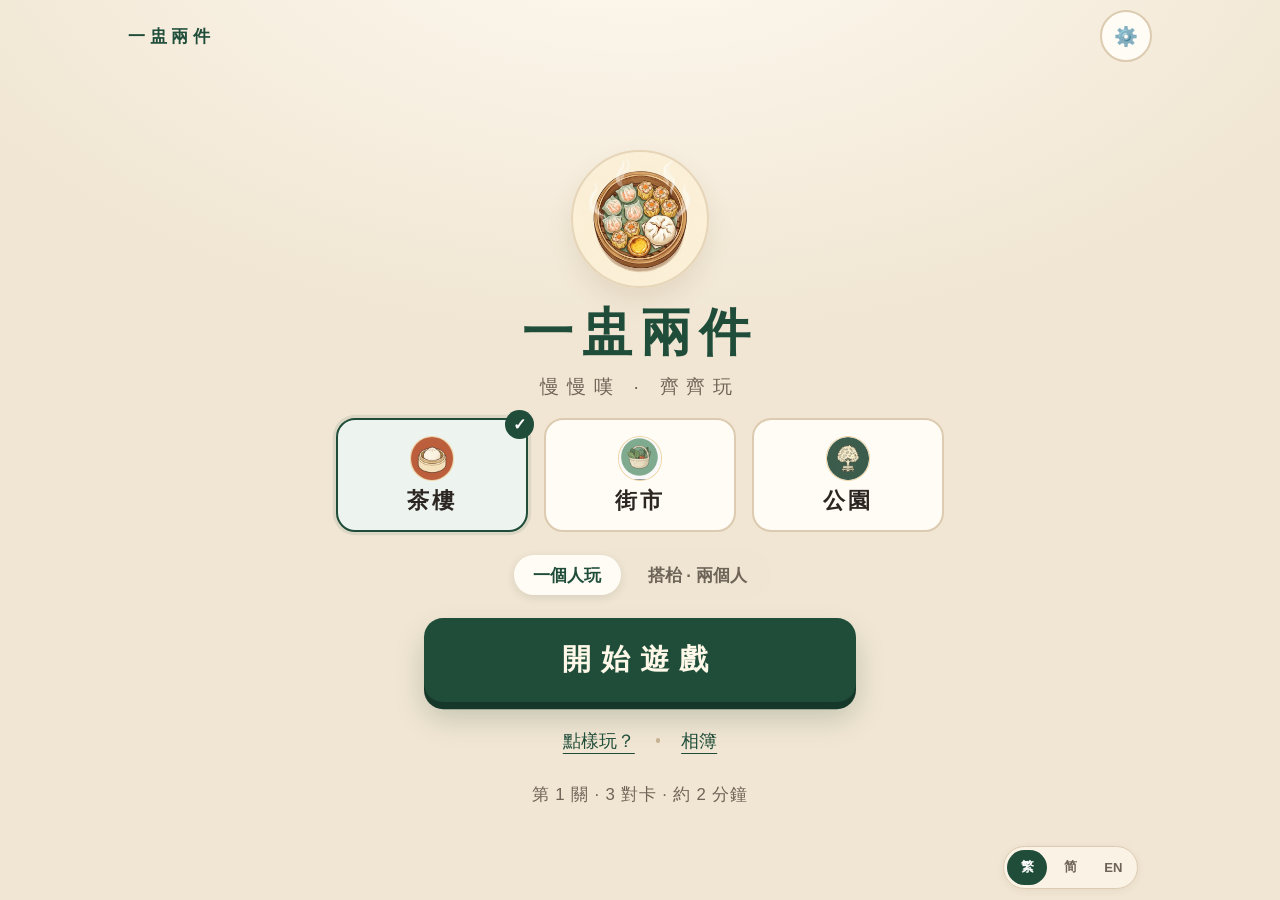
<file: game/index.html>
<!DOCTYPE html>
<html lang="zh-Hant">
<head>
<meta charset="utf-8">
<meta name="viewport" content="width=device-width, initial-scale=1">
<meta name="description" content="一盅兩件 — 為長者而設的卡牌配對遊戲，離線可玩。">
<title>一盅兩件 · 長者卡牌配對</title>
<link rel="stylesheet" href="css/style.css">
</head>
<body>
<div class="stage">

  <header class="topbar">
    <button class="brand" id="brandBtn" type="button" aria-label="返回主頁" data-i18n-aria="backHomeAria" data-i18n="brand">一盅兩件</button>
    <div class="top-center" id="topCenter"></div>
    <div class="top-actions">
      <div class="total-clock" id="totalClockWrap" hidden aria-label="總時間 00:00">
        <span class="tc-icon" aria-hidden="true">⏱</span>
        <span class="tc-label" data-i18n="totalTime">總時間</span>
        <b id="totalClock">00:00</b>
      </div>
      <button class="round" id="settingsBtn" type="button" aria-label="設定" data-i18n-aria="settingsAria">⚙️</button>
    </div>
  </header>

  <main id="main">

    <!-- ============ 首頁 ============ -->
    <section class="screen active" id="screen-home">
      <div class="home">
        <div class="hero">
          <div class="basket" aria-hidden="true">🥟</div>
          <h1 data-i18n="brand">一盅兩件</h1>
          <p class="tagline" data-i18n="tagline">慢慢嘆 · 齊齊玩</p>
        </div>

        <div class="themes" id="themeRow" role="group" aria-label="選擇主題" data-i18n-aria="chooseThemeAria"></div>

        <div class="mode-row" role="group" aria-label="遊玩模式" data-i18n-aria="modeAria">
          <button class="mode active" type="button" data-mode="solo" aria-pressed="true" data-i18n="solo">一個人玩</button>
          <button class="mode" type="button" data-mode="duo" aria-pressed="false" data-i18n="duo">搭枱 · 兩個人</button>
        </div>

        <button class="primary" id="startBtn" type="button" data-i18n="start">開始遊戲</button>

        <div class="sub-actions">
          <button class="ghost" id="howBtn" type="button" data-i18n="how">點樣玩？</button>
          <span class="dot" aria-hidden="true"></span>
          <button class="ghost" id="albumBtn" type="button" data-i18n="album">相簿</button>
          <span class="dot" id="continueDot" aria-hidden="true"></span>
          <button class="ghost" id="continueBtn" type="button" hidden data-i18n="continue">繼續上次</button>
        </div>

        <p class="home-foot" id="homeFoot">第 1 關 · 3 對卡 · 約 2 分鐘</p>
      </div>

      <div class="lang-switch" id="langSwitch" role="group" aria-label="語言" data-i18n-aria="langAria">
        <button type="button" data-lang="zh-Hant" data-i18n="langTC">繁</button>
        <button type="button" data-lang="zh-Hans" data-i18n="langSC">简</button>
        <button type="button" data-lang="en" data-i18n="langEN">EN</button>
      </div>
    </section>

    <!-- ============ 遊戲 ============ -->
    <section class="screen" id="screen-game">
      <div class="game">
        <div class="board" id="board" aria-label="卡牌配對區" data-i18n-aria="boardAria" tabindex="-1"></div>

        <div class="coach" id="coach">
          <span class="coach-avatar" aria-hidden="true">🧑‍🍳</span>
          <p id="coachText"><b>茶博士：</b>慢慢嚟，先睇下邊兩張有關係。</p>
        </div>

        <div class="actionbar">
          <button id="hintBtn" type="button">💡 <span data-i18n="hintBtn">提示</span></button>
          <button id="pauseBtn" type="button">⏸ <span data-i18n="pauseBtn">暫停</span></button>
          <button id="soundBtn" type="button">🔊 <span data-i18n="soundOn">聲音</span></button>
        </div>
      </div>
    </section>

    <!-- ============ 完成 ============ -->
    <section class="screen" id="screen-result">
      <div class="result">
        <p class="kicker" id="resKicker">第 1 關完成</p>
        <h2 class="result-title" id="resTitle">點心紙滿咗！</h2>

        <div class="paper">
          <div class="paper-head" id="paperHead">點心紙 · 第 1 關</div>
          <div class="paper-grid" id="paperGrid"></div>
          <div class="paper-foot" id="paperFoot">3 / 3 蓋印</div>
        </div>

        <div class="stars" id="stars" aria-label="三星">★★★</div>

        <div class="stats">
          <div class="stat"><span data-i18n="statTime">完成時間</span><b id="statTime">2:10</b></div>
          <div class="stat"><span data-i18n="statPairs">配對</span><b id="statPairs">3 / 3</b></div>
          <div class="stat"><span data-i18n="statHints">提示</span><b id="statHints">0 次</b></div>
        </div>

        <p class="total-line"><span data-i18n="totalTime">總時間</span> <b id="resultTotal">00:00</b></p>

        <blockquote class="memory" id="memoryQuote">「以前點心車推到枱邊，蒸籠一開，成枱都係煙。」</blockquote>

        <button class="primary" id="nextBtn" type="button" data-i18n="next">下一關</button>
        <div class="sub-actions">
          <button class="ghost" id="replayBtn" type="button" data-i18n="replay">再玩一次</button>
          <span class="dot" aria-hidden="true"></span>
          <button class="ghost" id="homeBtn2" type="button" data-i18n="home">返首頁</button>
        </div>
      </div>
    </section>

    <!-- ============ 相簿 ============ -->
    <section class="screen" id="screen-album">
      <div class="album">
        <h2 class="album-title" data-i18n="albumTitle">回憶相簿</h2>
        <p class="album-sub" id="albumSub">已收集 0 張</p>
        <div class="album-grid" id="albumGrid"></div>
        <button class="primary" id="albumBack" type="button" data-i18n="home">返首頁</button>
      </div>
    </section>

    <!-- ============ 全部完成 ============ -->
    <section class="screen" id="screen-final">
      <div class="final">
        <div class="basket small" aria-hidden="true">🏮</div>
        <h2 class="result-title" data-i18n="finalTitle">五關完成</h2>
        <p class="final-text"><span data-i18n="finalTextPrefix">你集齊咗</span> <b id="finalCount">0</b> <span data-i18n="finalTextSuffix">張回憶卡。</span></p>
        <p class="final-time"><span data-i18n="totalTime">總時間</span> <b id="finalTimeValue">00:00</b></p>
        <div class="stars" id="finalStars" aria-label="總星數">★★★</div>
        <button class="primary" id="finalAlbum" type="button" data-i18n="finalAlbum">睇相簿</button>
        <div class="sub-actions">
          <button class="ghost" id="finalAgain" type="button" data-i18n="replay">再玩一次</button>
          <span class="dot" aria-hidden="true"></span>
          <button class="ghost" id="finalHome" type="button" data-i18n="home">返首頁</button>
        </div>
      </div>
    </section>

  </main>
</div>

<!-- ============ 設定 ============ -->
<div class="modal" id="modal-settings" hidden>
  <div class="modal-card" role="dialog" aria-modal="true" aria-labelledby="settingsTitle">
    <h2 id="settingsTitle" data-i18n="settingsTitle">設定</h2>
    <div class="setting">
      <span data-i18n="fontSize">字級</span>
      <div class="seg" id="setScale">
        <button type="button" data-v="1" data-i18n="standard">標準</button>
        <button type="button" data-v="1.1" data-i18n="large">大</button>
        <button type="button" data-v="1.25" data-i18n="xlarge">特大</button>
      </div>
    </div>
    <div class="setting">
      <span data-i18n="contrast">高對比</span>
      <button class="switch" type="button" id="setContrast" aria-pressed="false">關</button>
    </div>
    <div class="setting">
      <span data-i18n="reduceMotion">減少動態</span>
      <button class="switch" type="button" id="setReduce" aria-pressed="false">關</button>
    </div>
    <div class="setting">
      <span data-i18n="voice">語音旁白</span>
      <button class="switch" type="button" id="setVoice" aria-pressed="true">開</button>
    </div>
    <div class="setting">
      <span data-i18n="sound">音效</span>
      <button class="switch" type="button" id="setSound" aria-pressed="true">開</button>
    </div>
    <div class="setting">
      <span data-i18n="showTimer">顯示計時</span>
      <button class="switch" type="button" id="setTimer" aria-pressed="false">關</button>
    </div>
    <div class="setting">
      <span data-i18n="volume">音量</span>
      <input type="range" id="setVolume" min="0" max="100" step="10" value="60" aria-label="音量" data-i18n-aria="volume">
    </div>
    <button class="primary small" id="settingsClose" type="button" data-autofocus data-i18n="settingsDone">完成</button>
  </div>
</div>

<!-- ============ 教學 ============ -->
<div class="modal" id="modal-tutorial" hidden>
  <div class="modal-card" role="dialog" aria-modal="true" aria-labelledby="tutTitle">
    <h2 id="tutTitle" data-i18n="tutTitle">點樣玩？</h2>
    <div class="tut-step" data-step="1">
      <div class="tut-icon" aria-hidden="true">👆</div>
      <h3 data-i18n="tut1Title">點兩張卡</h3>
      <p data-i18n="tut1Text">每次翻開兩張，配成一對。</p>
    </div>
    <div class="tut-step" data-step="2" hidden>
      <div class="tut-icon" aria-hidden="true">🔴</div>
      <h3 data-i18n="tut2Title">點心紙蓋印</h3>
      <p data-i18n="tut2Text">配對成功，點心紙會蓋一個印，仲會送你一句回憶。</p>
    </div>
    <div class="tut-step" data-step="3" hidden>
      <div class="tut-icon" aria-hidden="true">💡</div>
      <h3 data-i18n="tut3Title">唔識就撳提示</h3>
      <p data-i18n="tut3Text">茶博士會幫你望下，唔扣分、唔會輸。</p>
    </div>
    <div class="tut-nav">
      <button class="ghost" id="tutPrev" type="button" data-i18n="tutPrev">上一步</button>
      <span class="tut-dots" id="tutDots" aria-hidden="true">● ○ ○</span>
      <button class="primary small" id="tutNext" type="button" data-i18n="tutNext">下一步</button>
    </div>
  </div>
</div>

<!-- ============ 開始前快速設定 ============ -->
<div class="modal" id="modal-quick" hidden>
  <div class="modal-card quick-card" role="dialog" aria-modal="true" aria-labelledby="quickTitle">
    <p class="quick-kicker" data-i18n="quickKicker">開始之前</p>
    <h2 id="quickTitle" data-i18n="quickTitle">揀個睇得舒服嘅字大細</h2>
    <p class="quick-sub" data-i18n="quickSub">設定會記住，之後可喺右上角再改。</p>

    <div class="quick-label" data-i18n="quickFontLabel">字大細</div>
    <div class="font-options" id="fontOptions" role="group" aria-label="字級" data-i18n-aria="quickFontLabel">
      <button type="button" class="font-opt" data-scale="1" aria-pressed="true">
        <span class="fo-a" style="font-size:1.25rem">A</span>
        <span class="fo-name" data-i18n="standard">標準</span>
      </button>
      <button type="button" class="font-opt" data-scale="1.1" aria-pressed="false">
        <span class="fo-a" style="font-size:1.65rem">A</span>
        <span class="fo-name" data-i18n="large">大</span>
      </button>
      <button type="button" class="font-opt" data-scale="1.25" aria-pressed="false">
        <span class="fo-a" style="font-size:2.1rem">A</span>
        <span class="fo-name" data-i18n="xlarge">特大</span>
      </button>
    </div>

    <div class="quick-row">
      <div class="quick-row-text">
        <span data-i18n="quickContrast">高對比</span>
        <small data-i18n="quickContrastDesc">黑白分明，睇得更清楚</small>
      </div>
      <button class="switch big" type="button" id="quickContrast" aria-pressed="false">關</button>
    </div>

    <button class="primary" id="quickStart" type="button" data-autofocus data-i18n="quickStart">開始玩</button>
    <button class="ghost quick-back" id="quickBack" type="button" data-i18n="quickBack">返首頁</button>
  </div>
</div>

<!-- ============ 暫停 ============ -->
<div class="modal" id="modal-pause" hidden>
  <div class="modal-card" role="dialog" aria-modal="true" aria-labelledby="pauseTitle">
    <h2 id="pauseTitle" data-i18n="pauseTitle">唞一唞</h2>
    <p class="pause-text" data-i18n="pauseText">慢慢嚟，唔急。</p>
    <button class="primary small" id="pauseResume" type="button" data-i18n="pauseResume">繼續玩</button>
    <button class="secondary" id="pauseRestart" type="button" data-i18n="pauseRestart">重玩本關</button>
    <button class="secondary" id="pauseHome" type="button" data-i18n="pauseHome">返首頁</button>
  </div>
</div>

<p class="sr-only" id="live" aria-live="polite"></p>

<script src="js/data.js"></script>
<script src="js/art.js"></script>
<script src="js/art-available.js"></script>
<script src="js/i18n.js"></script>
<script src="js/i18n-hans.js"></script>
<script src="js/app.js"></script>
</body>
</html>
</file>
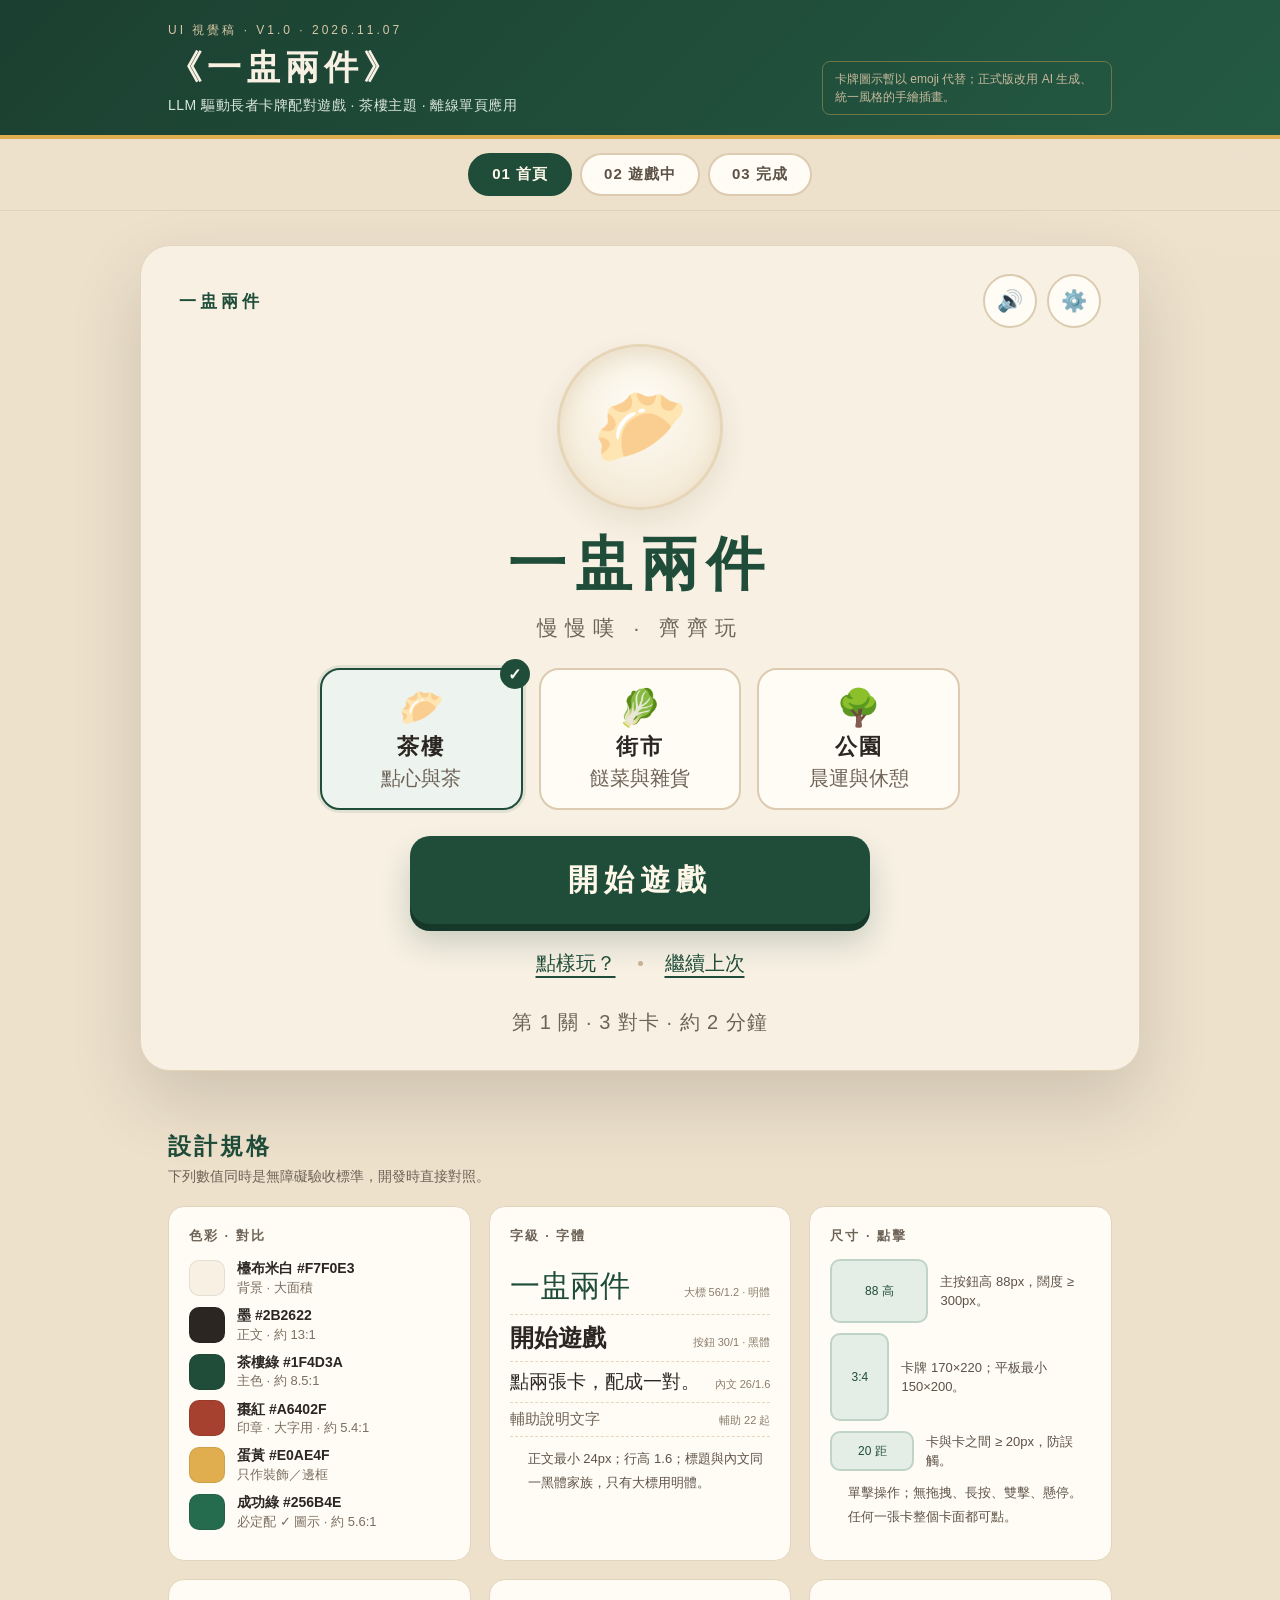
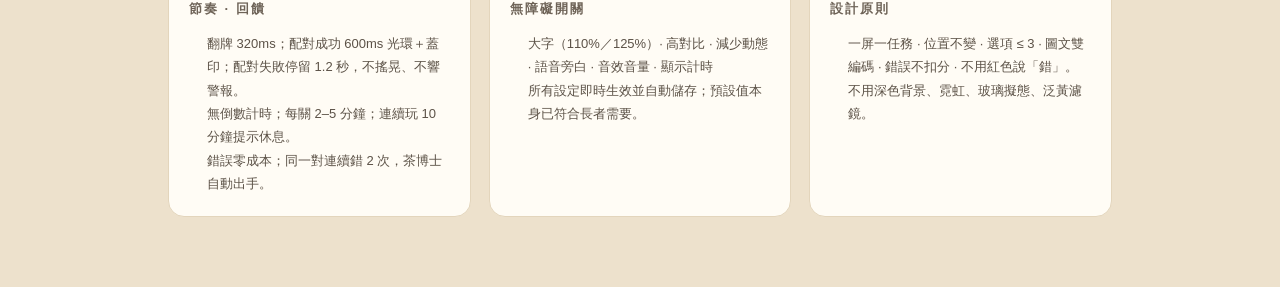
<file: ui-mockup.html>
<!DOCTYPE html>
<html lang="zh-Hant">
<head>
<meta charset="utf-8" />
<meta name="viewport" content="width=device-width, initial-scale=1" />
<title>《一盅兩件》· UI 視覺稿</title>
<style>
  :root{
    --paper:#F7F0E3;
    --paper-2:#EFE3CF;
    --card:#FFFCF5;
    --ink:#2B2622;
    --muted:#6E6357;
    --green:#1F4D3A;
    --green-deep:#16382B;
    --green-soft:#E4EDE6;
    --red:#A6402F;
    --gold:#E0AE4F;
    --line:#DCCBB0;
    --ok:#256B4E;
  }
  *{box-sizing:border-box;}
  html,body{margin:0;}
  body{
    font-family:"Microsoft JhengHei","PingFang HK","Noto Sans TC","Segoe UI",sans-serif;
    color:var(--ink);
    background:
      radial-gradient(1200px 600px at 10% -10%, #FBF5E9 0%, rgba(251,245,233,0) 60%),
      radial-gradient(900px 500px at 100% 0%, #F3E7D2 0%, rgba(243,231,210,0) 55%),
      #EDE1CC;
    -webkit-font-smoothing:antialiased;
  }

  /* ---------- 文件外框 ---------- */
  .spec{background:linear-gradient(135deg,#1B3F30,#245A44);color:#F7F0E3;padding:22px 0 20px;border-bottom:4px solid var(--gold);}
  .spec-inner{max-width:1000px;margin:0 auto;padding:0 28px;display:flex;justify-content:space-between;gap:24px;align-items:flex-end;flex-wrap:wrap;}
  .kicker{margin:0 0 6px;font-size:12px;letter-spacing:3px;color:#D9C8A6;text-transform:uppercase;}
  .spec h1{margin:0;font-size:34px;letter-spacing:5px;font-weight:700;}
  .spec .sub{margin:6px 0 0;font-size:14px;color:#DCE8DF;letter-spacing:.5px;}
  .spec-note{font-size:12px;color:#C9B99C;border:1px solid rgba(224,174,79,.4);padding:8px 12px;border-radius:8px;max-width:290px;line-height:1.5;}

  .tabs{position:sticky;top:0;z-index:20;display:flex;justify-content:center;gap:8px;padding:14px;background:rgba(237,225,204,.92);backdrop-filter:blur(8px);border-bottom:1px solid rgba(220,203,176,.7);}
  .tab{border:2px solid var(--line);background:#FFFCF5;color:#5C5247;font:inherit;font-size:15px;font-weight:700;padding:10px 22px;border-radius:999px;cursor:pointer;letter-spacing:1px;}
  .tab.active{background:var(--green);color:#FFF8E8;border-color:var(--green);}

  main{padding:34px 20px 10px;}
  .screen{display:none;}
  .screen.active{display:block;}
  .app{
    max-width:1000px;margin:0 auto;background:var(--paper);
    border:1px solid #E4D6BE;border-radius:30px;
    box-shadow:0 30px 70px rgba(43,38,34,.16);
    padding:28px 38px 34px;min-height:700px;position:relative;overflow:hidden;
  }

  /* ---------- 首頁 ---------- */
  .app-top{display:flex;justify-content:space-between;align-items:center;}
  .mini-brand{font-size:17px;font-weight:700;letter-spacing:4px;color:var(--green);}
  .top-actions{display:flex;gap:10px;}
  .round{width:54px;height:54px;border-radius:50%;border:2px solid var(--line);background:#FFFCF5;font-size:21px;cursor:pointer;display:grid;place-items:center;}
  .round:active{background:#F3E9D6;}

  .hero{text-align:center;margin:16px 0 26px;}
  .basket{
    width:166px;height:166px;margin:0 auto 16px;border-radius:50%;
    background:radial-gradient(circle at 50% 38%,#FFFDF7,#F0E3CB);
    border:3px solid #E6D5B7;display:grid;place-items:center;font-size:76px;
    box-shadow:inset 0 8px 20px rgba(180,150,100,.18),0 12px 26px rgba(120,95,60,.12);
  }
  .hero h2{margin:0;font-family:"DFKai-SB","BiauKai","Noto Serif TC",serif;font-size:58px;letter-spacing:8px;color:var(--green);font-weight:700;}
  .tagline{margin:10px 0 0;font-size:21px;letter-spacing:7px;color:var(--muted);}

  .themes{display:grid;grid-template-columns:repeat(3,1fr);gap:16px;max-width:640px;margin:0 auto;}
  .theme{position:relative;border:2px solid var(--line);background:#FFFCF5;border-radius:20px;padding:16px 10px;display:flex;flex-direction:column;align-items:center;gap:3px;cursor:pointer;font:inherit;color:var(--ink);}
  .theme .t-emoji{font-size:36px;line-height:1.2;}
  .theme b{font-size:22px;letter-spacing:2px;}
  .theme small{font-size:20px;color:var(--muted);}
  .theme.active{border-color:var(--green);background:#EDF3EE;box-shadow:0 0 0 3px rgba(31,77,58,.10);}
  .theme.active::after{content:"✓";position:absolute;top:-11px;right:-9px;width:30px;height:30px;border-radius:50%;background:var(--green);color:#fff;display:grid;place-items:center;font-size:16px;font-weight:700;}

  .primary{
    display:block;width:100%;max-width:460px;margin:26px auto 0;height:88px;border:none;border-radius:20px;
    background:var(--green);color:#FFF8E8;font:inherit;font-size:30px;font-weight:700;letter-spacing:6px;cursor:pointer;
    box-shadow:0 7px 0 var(--green-deep),0 18px 30px rgba(31,77,58,.22);
    transition:transform .12s,box-shadow .12s;
  }
  .primary:active{transform:translateY(5px);box-shadow:0 2px 0 var(--green-deep);}
  .sub-actions{display:flex;justify-content:center;align-items:center;gap:16px;margin-top:18px;}
  .ghost{border:none;background:none;font:inherit;font-size:20px;color:var(--green);text-decoration:underline;text-underline-offset:6px;cursor:pointer;padding:8px 6px;}
  .dot{width:5px;height:5px;border-radius:50%;background:#C6B292;}
  .home-foot{text-align:center;color:var(--muted);font-size:20px;margin:24px 0 0;letter-spacing:1px;}

  /* ---------- 遊戲 ---------- */
  .game-top{display:flex;align-items:center;justify-content:space-between;gap:14px;margin-bottom:20px;}
  .chip{background:var(--green-soft);color:var(--green);font-weight:700;font-size:20px;padding:10px 18px;border-radius:999px;letter-spacing:1px;}
  .ticket{display:flex;gap:10px;background:#FFFCF5;border:2px dashed #D8C3A2;padding:8px 14px;border-radius:14px;}
  .stamp{width:40px;height:40px;border-radius:50%;display:grid;place-items:center;font-size:16px;font-weight:700;border:2px dashed #D3BE9C;color:#C9B392;}
  .stamp.on{background:var(--red);border:2px solid #8C3323;color:#FFF1DD;transform:rotate(-7deg);box-shadow:0 2px 0 rgba(0,0,0,.12);animation:stampIn .35s ease-out;}
  @keyframes stampIn{0%{transform:rotate(-7deg) scale(1.5);opacity:.2}100%{transform:rotate(-7deg) scale(1);opacity:1}}

  .board{display:grid;grid-template-columns:repeat(4,minmax(0,1fr));gap:20px;max-width:660px;margin:0 auto;}
  .card{position:relative;aspect-ratio:3/4;border:none;background:none;padding:0;cursor:pointer;perspective:1100px;font:inherit;color:inherit;}
  .card-inner{position:absolute;inset:0;transform-style:preserve-3d;transition:transform .32s cubic-bezier(.2,.7,.3,1);}
  .card.flipped .card-inner{transform:rotateY(180deg);}
  .face{position:absolute;inset:0;border-radius:18px;backface-visibility:hidden;-webkit-backface-visibility:hidden;display:flex;flex-direction:column;align-items:center;justify-content:center;gap:6px;overflow:hidden;}
  .face.back{background:repeating-linear-gradient(45deg,#245A44 0 12px,#20503C 12px 24px);border:3px solid #17362A;color:var(--gold);}
  .face.back .kanji{font-family:"DFKai-SB","BiauKai",serif;font-size:46px;line-height:1;}
  .face.front{background:#FFFCF5;border:3px solid var(--line);transform:rotateY(180deg);}
  .face.front .icon{font-size:54px;line-height:1;}
  .face.front .name{font-size:22px;font-weight:700;letter-spacing:2px;}
  .card.matched{opacity:.72;}
  .card.matched .face.front{border-color:var(--gold);box-shadow:inset 0 0 0 4px rgba(224,174,79,.35);}
  .card.matched .face.front::after{content:"✓";position:absolute;top:8px;right:10px;width:28px;height:28px;border-radius:50%;background:var(--ok);color:#fff;font-size:15px;display:grid;place-items:center;}

  .coach{display:flex;align-items:center;gap:14px;max-width:660px;margin:18px auto 0;background:#FFFCF5;border-left:6px solid var(--gold);border-radius:14px;padding:12px 16px;}
  .coach-avatar{width:46px;height:46px;flex:0 0 46px;border-radius:50%;background:#F2E6D0;display:grid;place-items:center;font-size:23px;}
  .coach p{margin:0;font-size:20px;line-height:1.5;color:#4A4239;}
  .coach b{color:var(--green);}

  .actionbar{display:flex;gap:14px;max-width:660px;margin:20px auto 0;}
  .actionbar button{flex:1;height:84px;border-radius:18px;border:2px solid var(--line);background:#FFFCF5;font:inherit;font-size:21px;font-weight:700;color:var(--ink);cursor:pointer;display:flex;align-items:center;justify-content:center;gap:8px;}
  .actionbar button:active{background:#F3E9D6;}

  /* ---------- 完成 ---------- */
  .result{text-align:center;}
  .result .kicker{color:var(--muted);letter-spacing:4px;font-size:15px;margin:4px 0 4px;text-transform:none;}
  .result-title{font-family:"DFKai-SB","BiauKai",serif;font-size:44px;letter-spacing:6px;color:var(--green);margin:6px 0 20px;}
  .paper{max-width:520px;margin:0 auto;background:#FFFDF8;border:2px solid #E3D3B6;border-radius:16px;padding:18px 20px;box-shadow:0 12px 24px rgba(120,95,60,.10);position:relative;}
  .paper::before{content:"";position:absolute;inset:8px;border:2px dashed #E8D9BE;border-radius:10px;pointer-events:none;}
  .paper-head{font-size:20px;letter-spacing:3px;color:var(--muted);margin-bottom:12px;}
  .paper-grid{display:grid;grid-template-columns:repeat(4,1fr);gap:12px;}
  .slot{border:2px dashed #DCC9A8;border-radius:12px;padding:10px 6px;display:flex;flex-direction:column;align-items:center;gap:5px;}
  .seal{width:46px;height:46px;border-radius:50%;background:var(--red);color:#FFF1DD;display:grid;place-items:center;font-size:19px;font-weight:700;transform:rotate(-8deg);box-shadow:0 2px 0 rgba(0,0,0,.12);}
  .slot small{font-size:20px;color:#6E6357;}
  .paper-foot{margin-top:10px;font-size:20px;color:var(--muted);letter-spacing:2px;}
  .stars{font-size:42px;color:var(--gold);letter-spacing:10px;margin:16px 0 4px;text-shadow:0 2px 0 rgba(160,120,40,.18);}
  .stats{display:flex;justify-content:center;gap:34px;margin:10px 0 18px;}
  .stat{display:flex;flex-direction:column;gap:1px;}
  .stat span{font-size:20px;color:var(--muted);letter-spacing:1px;}
  .stat b{font-size:24px;}
  .memory{max-width:640px;margin:0 auto 20px;text-align:left;border-left:5px solid var(--gold);padding:4px 0 4px 16px;font-size:22px;line-height:1.7;color:#4A4239;}
  .result .primary{max-width:420px;height:80px;font-size:26px;}

  /* ---------- 設計規格 ---------- */
  .tokens{max-width:1000px;margin:50px auto 70px;padding:0 28px;}
  .tokens h2{font-size:23px;letter-spacing:3px;color:var(--green);margin:0 0 6px;}
  .tokens .lead{color:#6E6357;font-size:14px;margin:0 0 20px;}
  .token-grid{display:grid;grid-template-columns:repeat(auto-fit,minmax(280px,1fr));gap:18px;}
  .token-card{background:#FFFCF5;border:1px solid #E3D5BC;border-radius:16px;padding:20px;}
  .token-card h3{margin:0 0 14px;font-size:13px;letter-spacing:2px;color:var(--muted);}
  .sw{display:flex;align-items:center;gap:12px;margin:0 0 9px;}
  .sw i{width:36px;height:36px;border-radius:10px;border:1px solid rgba(0,0,0,.08);flex:0 0 36px;}
  .sw div{font-size:13px;line-height:1.4;}
  .sw b{display:block;font-size:14px;}
  .sw span{color:#7A6E60;}
  .type-row{display:flex;align-items:baseline;justify-content:space-between;gap:10px;border-bottom:1px dashed #E5D7BE;padding:7px 0;}
  .type-row:last-child{border-bottom:none;}
  .type-row small{color:#8A7C6B;font-size:11px;white-space:nowrap;}
  .measure{display:flex;align-items:center;gap:12px;margin-bottom:10px;}
  .measure .box{background:var(--green-soft);border:2px solid #BFD3C6;border-radius:10px;display:grid;place-items:center;font-size:12px;color:var(--green);}
  .measure p{margin:0;font-size:13px;line-height:1.5;color:#5C5247;}
  .rule-list{margin:0;padding-left:18px;font-size:13px;line-height:1.8;color:#5C5247;}

  @media (max-width:760px){
    .app{padding:22px 20px 26px;min-height:auto;border-radius:22px;}
    .hero h2{font-size:42px;letter-spacing:8px;}
    .basket{width:132px;height:132px;font-size:60px;}
    .themes{grid-template-columns:repeat(3,1fr);gap:10px;}
    .theme small{display:none;}
    .board{grid-template-columns:repeat(2,1fr);max-width:420px;}
    .game-top{flex-wrap:wrap;}
    .actionbar button{font-size:18px;height:76px;}
    .stats{gap:20px;}
  }
  @media (prefers-reduced-motion: reduce){
    *{animation:none!important;transition:none!important;}
  }
</style>
</head>
<body>

<header class="spec">
  <div class="spec-inner">
    <div>
      <p class="kicker">UI 視覺稿 · v1.0 · 2026.11.07</p>
      <h1>《一盅兩件》</h1>
      <p class="sub">LLM 驅動長者卡牌配對遊戲 · 茶樓主題 · 離線單頁應用</p>
    </div>
    <div class="spec-note">卡牌圖示暫以 emoji 代替；正式版改用 AI 生成、統一風格的手繪插畫。</div>
  </div>
</header>

<nav class="tabs" aria-label="畫面切換">
  <button class="tab active" data-screen="home">01 首頁</button>
  <button class="tab" data-screen="game">02 遊戲中</button>
  <button class="tab" data-screen="result">03 完成</button>
</nav>

<main>
  <!-- ================= 首頁 ================= -->
  <section class="screen active" id="home">
    <div class="app">
      <div class="app-top">
        <div class="mini-brand">一盅兩件</div>
        <div class="top-actions">
          <button class="round" aria-label="聲音開關">🔊</button>
          <button class="round" aria-label="設定">⚙️</button>
        </div>
      </div>

      <div class="hero">
        <div class="basket" aria-hidden="true">🥟</div>
        <h2>一盅兩件</h2>
        <p class="tagline">慢慢嘆 · 齊齊玩</p>
      </div>

      <div class="themes" role="group" aria-label="選擇主題">
        <button class="theme active"><span class="t-emoji">🥟</span><b>茶樓</b><small>點心與茶</small></button>
        <button class="theme"><span class="t-emoji">🥬</span><b>街市</b><small>餸菜與雜貨</small></button>
        <button class="theme"><span class="t-emoji">🌳</span><b>公園</b><small>晨運與休憩</small></button>
      </div>

      <button class="primary">開始遊戲</button>

      <div class="sub-actions">
        <button class="ghost">點樣玩？</button>
        <span class="dot" aria-hidden="true"></span>
        <button class="ghost">繼續上次</button>
      </div>

      <p class="home-foot">第 1 關 · 3 對卡 · 約 2 分鐘</p>
    </div>
  </section>

  <!-- ================= 遊戲 ================= -->
  <section class="screen" id="game">
    <div class="app">
      <div class="game-top">
        <div class="chip">第 2 關 · 同類配對</div>
        <div class="ticket" aria-label="點心紙進度" id="ticket">
          <span class="stamp on">蝦</span>
          <span class="stamp">燒</span>
          <span class="stamp">包</span>
          <span class="stamp">撻</span>
        </div>
        <button class="round" aria-label="暫停">⏸</button>
      </div>

      <div class="board" id="board"></div>

      <div class="coach">
        <span class="coach-avatar" aria-hidden="true">🧑‍🍳</span>
        <p><b>茶博士：</b>慢慢嚟，先睇下邊兩張有關係。</p>
      </div>

      <div class="actionbar">
        <button>💡 提示</button>
        <button>⏸ 暫停</button>
        <button>🔊 聲音</button>
      </div>
    </div>
  </section>

  <!-- ================= 完成 ================= -->
  <section class="screen" id="result">
    <div class="app result">
      <p class="kicker">第 2 關完成</p>
      <h2 class="result-title">點心紙滿咗！</h2>

      <div class="paper">
        <div class="paper-head">點心紙 · 第 2 關</div>
        <div class="paper-grid">
          <div class="slot"><span class="seal">蝦</span><small>蝦餃</small></div>
          <div class="slot"><span class="seal">燒</span><small>燒賣</small></div>
          <div class="slot"><span class="seal">包</span><small>叉燒包</small></div>
          <div class="slot"><span class="seal">撻</span><small>蛋撻</small></div>
        </div>
        <div class="paper-foot">4 / 4 蓋印</div>
      </div>

      <div class="stars" aria-label="三星">★★★</div>

      <div class="stats">
        <div class="stat"><span>完成時間</span><b>3:24</b></div>
        <div class="stat"><span>配對</span><b>4 / 4</b></div>
        <div class="stat"><span>提示</span><b>1 次</b></div>
      </div>

      <blockquote class="memory">「以前點心車推到枱邊，蒸籠一開，成枱都係煙。」</blockquote>

      <button class="primary">下一關</button>
      <div class="sub-actions">
        <button class="ghost">再玩一次</button>
        <span class="dot" aria-hidden="true"></span>
        <button class="ghost">返首頁</button>
      </div>
    </div>
  </section>
</main>

<!-- ================= 設計規格 ================= -->
<section class="tokens">
  <h2>設計規格</h2>
  <p class="lead">下列數值同時是無障礙驗收標準，開發時直接對照。</p>
  <div class="token-grid">

    <div class="token-card">
      <h3>色彩 · 對比</h3>
      <div class="sw"><i style="background:#F7F0E3"></i><div><b>檯布米白 #F7F0E3</b><span>背景 · 大面積</span></div></div>
      <div class="sw"><i style="background:#2B2622"></i><div><b>墨 #2B2622</b><span>正文 · 約 13:1</span></div></div>
      <div class="sw"><i style="background:#1F4D3A"></i><div><b>茶樓綠 #1F4D3A</b><span>主色 · 約 8.5:1</span></div></div>
      <div class="sw"><i style="background:#A6402F"></i><div><b>棗紅 #A6402F</b><span>印章 · 大字用 · 約 5.4:1</span></div></div>
      <div class="sw"><i style="background:#E0AE4F"></i><div><b>蛋黃 #E0AE4F</b><span>只作裝飾／邊框</span></div></div>
      <div class="sw"><i style="background:#256B4E"></i><div><b>成功綠 #256B4E</b><span>必定配 ✓ 圖示 · 約 5.6:1</span></div></div>
    </div>

    <div class="token-card">
      <h3>字級 · 字體</h3>
      <div class="type-row"><span style="font-family:'DFKai-SB',serif;font-size:30px;color:#1F4D3A">一盅兩件</span><small>大標 56/1.2 · 明體</small></div>
      <div class="type-row"><span style="font-size:24px;font-weight:700">開始遊戲</span><small>按鈕 30/1 · 黑體</small></div>
      <div class="type-row"><span style="font-size:19px">點兩張卡，配成一對。</span><small>內文 26/1.6</small></div>
      <div class="type-row"><span style="font-size:15px;color:#6E6357">輔助說明文字</span><small>輔助 22 起</small></div>
      <p class="rule-list" style="margin-top:10px">正文最小 24px；行高 1.6；標題與內文同一黑體家族，只有大標用明體。</p>
    </div>

    <div class="token-card">
      <h3>尺寸 · 點擊</h3>
      <div class="measure"><div class="box" style="width:120px;height:64px">88 高</div><p>主按鈕高 88px，闊度 ≥ 300px。</p></div>
      <div class="measure"><div class="box" style="width:66px;height:88px">3:4</div><p>卡牌 170×220；平板最小 150×200。</p></div>
      <div class="measure"><div class="box" style="width:88px;height:40px">20 距</div><p>卡與卡之間 ≥ 20px，防誤觸。</p></div>
      <p class="rule-list">單擊操作；無拖拽、長按、雙擊、懸停。任何一張卡整個卡面都可點。</p>
    </div>

    <div class="token-card">
      <h3>節奏 · 回饋</h3>
      <p class="rule-list">
        翻牌 320ms；配對成功 600ms 光環＋蓋印；配對失敗停留 1.2 秒，不搖晃、不響警報。<br>
        無倒數計時；每關 2–5 分鐘；連續玩 10 分鐘提示休息。<br>
        錯誤零成本；同一對連續錯 2 次，茶博士自動出手。
      </p>
    </div>

    <div class="token-card">
      <h3>無障礙開關</h3>
      <p class="rule-list">
        大字（110%／125%）· 高對比 · 減少動態 · 語音旁白 · 音效音量 · 顯示計時<br>
        所有設定即時生效並自動儲存；預設值本身已符合長者需要。
      </p>
    </div>

    <div class="token-card">
      <h3>設計原則</h3>
      <p class="rule-list">
        一屏一任務 · 位置不變 · 選項 ≤ 3 · 圖文雙編碼 · 錯誤不扣分 · 不用紅色說「錯」。<br>
        不用深色背景、霓虹、玻璃擬態、泛黃濾鏡。
      </p>
    </div>

  </div>
</section>

<script>
  /* 畫面切換 */
  const tabs = Array.from(document.querySelectorAll('.tab'));
  const screens = {
    home: document.getElementById('home'),
    game: document.getElementById('game'),
    result: document.getElementById('result')
  };
  function showScreen(name) {
    tabs.forEach(function (t) { t.classList.toggle('active', t.dataset.screen === name); });
    Object.keys(screens).forEach(function (k) { screens[k].classList.toggle('active', k === name); });
  }
  tabs.forEach(function (tab) {
    tab.addEventListener('click', function () {
      showScreen(tab.dataset.screen);
    });
  });
  const initial = new URLSearchParams(location.search).get('screen');
  if (initial && screens[initial]) {
    showScreen(initial);
  }

  /* 卡牌示範 */
  const DECK = [
    { pair: '1', name: '蝦餃', icon: '🥟' },
    { pair: '2', name: '燒賣', icon: '🍤' },
    { pair: '4', name: '蛋撻', icon: '🥧' },
    { pair: '1', name: '蝦餃', icon: '🥟' },
    { pair: '3', name: '叉燒包', icon: '🥯' },
    { pair: '2', name: '燒賣', icon: '🍤' },
    { pair: '3', name: '叉燒包', icon: '🥯' },
    { pair: '4', name: '蛋撻', icon: '🥧' }
  ];

  const board = document.getElementById('board');
  DECK.forEach(function (card, i) {
    const btn = document.createElement('button');
    btn.className = 'card';
    btn.type = 'button';
    btn.dataset.pair = card.pair;
    btn.setAttribute('aria-label', '卡牌 ' + (i + 1));
    btn.innerHTML =
      '<span class="card-inner">' +
        '<span class="face back"><span class="kanji">茶</span></span>' +
        '<span class="face front"><span class="icon">' + card.icon + '</span><span class="name">' + card.name + '</span></span>' +
      '</span>';
    btn.addEventListener('click', function () { onClick(btn); });
    board.appendChild(btn);
  });

  let first = null;
  let lock = false;
  let matchedPairs = 0;

  const stamps = Array.from(document.querySelectorAll('#ticket .stamp'));
  function updateTicket(n) {
    stamps.forEach(function (s, i) { s.classList.toggle('on', i < n); });
  }

  function onClick(card) {
    if (lock || card === first || card.classList.contains('matched')) return;
    card.classList.add('flipped');
    if (!first) { first = card; return; }
    lock = true;
    const a = first, b = card;
    if (a.dataset.pair === b.dataset.pair) {
      setTimeout(function () {
        a.classList.add('matched');
        b.classList.add('matched');
        matchedPairs += 1;
        updateTicket(matchedPairs);
        first = null;
        lock = false;
      }, 420);
    } else {
      setTimeout(function () {
        a.classList.remove('flipped');
        b.classList.remove('flipped');
        first = null;
        lock = false;
      }, 1100);
    }
  }

  /* 初始示範狀態：一對已配對、一張已翻開 */
  const all = Array.from(document.querySelectorAll('.card'));
  all[0].classList.add('flipped', 'matched');
  all[3].classList.add('flipped', 'matched');
  all[5].classList.add('flipped');
  matchedPairs = 1;
  updateTicket(1);

  all.forEach(function (c) {
    if (!c.classList.contains('flipped')) return;
    const clone = c.cloneNode(true);
    c.parentNode.replaceChild(clone, c);
    clone.addEventListener('click', function () { onClick(clone); });
  });
</script>

</body>
</html>
</file>
<file: game/css/style.css>
/* =========================================================
   一盅兩件 — 樣式
   基準：1024×768；字級以 rem 為單位，方便整體放大。
   ========================================================= */

:root{
  --paper:#F7F0E3;
  --paper-2:#EFE3CF;
  --card:#FFFCF5;
  --ink:#2B2622;
  --muted:#6E6357;
  --green:#1F4D3A;
  --green-deep:#16382B;
  --soft:#E4EDE6;
  --red:#A6402F;
  --gold:#E0AE4F;
  --line:#DCCBB0;
  --ok:#256B4E;
  --radius:1.1rem;
  --shadow:0 1.4rem 3.4rem rgba(43,38,34,.14);
}

*{box-sizing:border-box;}
html{font-size:16px; -webkit-text-size-adjust:100%;}
body{
  margin:0;
  min-height:100vh;
  color:var(--ink);
  font-family:"Microsoft JhengHei","PingFang HK","Noto Sans TC","Segoe UI",sans-serif;
  -webkit-font-smoothing:antialiased;
  background-color:#F1E6D3;
  background-image:radial-gradient(70rem 40rem at 50% -12%, rgba(255,251,243,.95), rgba(255,251,243,0) 70%);
}
body.modal-open{overflow:hidden;}
button{font:inherit;color:inherit;}
[hidden]{display:none !important;}
:focus-visible{outline:.2rem solid var(--gold);outline-offset:.2rem;}

.sr-only{
  position:absolute;width:1px;height:1px;padding:0;margin:-1px;
  overflow:hidden;clip:rect(0 0 0 0);white-space:nowrap;border:0;
}

.stage{
  max-width:68rem;margin:0 auto;padding:0 2rem;min-height:100vh;
  display:flex;flex-direction:column;
}

/* ---------- 頂欄 ---------- */
.topbar{
  height:4.5rem;display:flex;align-items:center;justify-content:space-between;
  gap:1rem;flex:0 0 auto;
}
.brand{
  border:0;background:none;padding:.5rem 0;cursor:pointer;
  font-size:1.05rem;font-weight:700;letter-spacing:.28em;color:var(--green);
}
.top-center{display:flex;align-items:center;gap:.6rem;min-height:3rem;flex-wrap:wrap;justify-content:center;}
.top-actions{display:flex;gap:.5rem;align-items:center;}
.total-clock{
  display:flex;align-items:baseline;gap:.3rem;white-space:nowrap;
  background:var(--card);border:.12rem solid var(--line);border-radius:999px;
  padding:.32rem .65rem;color:var(--muted);
}
.total-clock .tc-icon{font-size:.95rem;}
.total-clock .tc-label{font-size:.82rem;letter-spacing:.03em;}
.total-clock b{font-size:1.1rem;color:var(--green);font-variant-numeric:tabular-nums;}
html.hc .total-clock{border-color:#000;background:#fff;color:#000;}
html.hc .total-clock b{color:#000;}
.round{
  width:3.25rem;height:3.25rem;border-radius:50%;
  border:.14rem solid var(--line);background:var(--card);
  font-size:1.2rem;cursor:pointer;display:grid;place-items:center;
}
.round:active{background:#F3E9D6;}

.chip{
  background:var(--soft);color:var(--green);font-weight:700;
  font-size:1.05rem;padding:.5rem .9rem;border-radius:999px;letter-spacing:.04em;
  white-space:nowrap;
}
.timer{font-size:1.05rem;font-weight:700;color:var(--muted);font-variant-numeric:tabular-nums;}
.turn{
  font-size:1rem;font-weight:700;color:var(--red);
  border:.14rem solid var(--gold);border-radius:999px;padding:.3rem .7rem;
  background:#FFF8E8;white-space:nowrap;
}

.ticket{
  display:flex;gap:.45rem;align-items:center;
  background:#FFFDF8;border:.14rem dashed #CBB28C;
  padding:.35rem .6rem;border-radius:.8rem;
}
.stamp{
  width:2.1rem;height:2.1rem;border-radius:50%;
  display:grid;place-items:center;font-size:.9rem;font-weight:700;
  border:.12rem dashed #C9B08A;color:#A98F6A;background:#FFFDF8;
}
.stamp.on{
  background:var(--red);border:.12rem solid #8C3323;color:#FFF1DD;
  transform:rotate(-7deg);box-shadow:0 .1rem 0 rgba(0,0,0,.12);
  animation:stampIn .35s ease-out;
}
@keyframes stampIn{
  0%{transform:rotate(-7deg) scale(1.45);opacity:.25}
  100%{transform:rotate(-7deg) scale(1);opacity:1}
}

/* ---------- 畫面容器 ---------- */
#main{flex:1 1 auto;display:flex;flex-direction:column;min-height:0;}
.screen{display:none;flex:1 1 auto;flex-direction:column;min-height:0;}
#screen-home{position:relative;}
.lang-switch{
  position:absolute;right:.9rem;bottom:.7rem;z-index:2;
  display:flex;gap:.2rem;padding:.2rem;
  border:1px solid var(--line);border-radius:999px;
  background:rgba(251,244,230,.94);
  box-shadow:0 2px 8px rgba(43,38,34,.06);
}
.lang-switch button{
  min-width:2.5rem;height:2.15rem;padding:0 .55rem;
  border:0;border-radius:999px;background:transparent;
  color:var(--muted);font:inherit;font-size:.82rem;font-weight:700;
  cursor:pointer;
}
.lang-switch button.active{background:var(--green);color:#fff;}
.lang-switch button:focus-visible{outline:3px solid var(--gold);outline-offset:2px;}
html.hc .lang-switch{border:2px solid #000;background:#fff;box-shadow:none;}
html.hc .lang-switch button{color:#000;}
html.hc .lang-switch button.active{background:#000;color:#fff;}
html[lang="en"] *{letter-spacing:normal !important;}
@media (max-width:520px){
  .lang-switch{position:static;margin:.3rem auto .1rem;align-self:center;}
}
.screen.active{display:flex;animation:fadeIn .28s ease-out;}
@keyframes fadeIn{from{opacity:0;transform:translateY(.4rem)}to{opacity:1;transform:none}}

/* ---------- 首頁 ---------- */
.home{
  flex:1;display:flex;flex-direction:column;align-items:center;justify-content:center;
  text-align:center;gap:1.15rem;padding:1rem 0 2rem;
}
.hero{display:flex;flex-direction:column;align-items:center;}
.basket{
  width:8.6rem;height:8.6rem;border-radius:50%;
  background:radial-gradient(circle at 50% 38%,#FFFDF7,#F0E3CB);
  border:.18rem solid #E6D5B7;display:grid;place-items:center;font-size:3.9rem;
  box-shadow:inset 0 .5rem 1.2rem rgba(180,150,100,.18),0 .8rem 1.6rem rgba(120,95,60,.12);
  overflow:hidden;
}
.basket .hero-img{width:100%;height:100%;object-fit:cover;border-radius:50%;display:block;}
.basket.small{width:6rem;height:6rem;font-size:2.6rem;}
h1{
  margin:.7rem 0 0;color:var(--green);font-weight:700;
  font-family:"DFKai-SB","BiauKai","Noto Serif TC",serif;
  font-size:3.2rem;letter-spacing:.5rem;
}
.tagline{margin:.35rem 0 0;font-size:1.2rem;letter-spacing:.4em;color:var(--muted);}

.themes{display:grid;grid-template-columns:repeat(3,1fr);gap:1rem;width:100%;max-width:38rem;}
.theme{
  position:relative;border:.16rem solid var(--line);background:var(--card);
  border-radius:1.2rem;padding:1rem .5rem .85rem;cursor:pointer;
  display:flex;flex-direction:column;align-items:center;gap:.25rem;
  transition:transform .12s,box-shadow .12s;
}
.theme:hover{transform:translateY(-.15rem);box-shadow:0 .6rem 1.4rem rgba(43,38,34,.10);}
.theme .t-emoji{font-size:2.2rem;line-height:1.2;}
.theme .t-img{
  width:2.8rem;height:2.8rem;border-radius:50%;object-fit:cover;
  border:.1rem solid rgba(224,174,79,.45);background:#FBF4E6;
}
.theme b{font-size:1.4rem;letter-spacing:.12em;}
.theme.active{border-color:var(--green);background:#EDF3EE;box-shadow:0 0 0 .2rem rgba(31,77,58,.1);}
.theme.active::after{
  content:"✓";position:absolute;top:-.65rem;right:-.5rem;
  width:1.8rem;height:1.8rem;border-radius:50%;
  background:var(--green);color:#fff;display:grid;place-items:center;
  font-size:1rem;font-weight:700;
}

.mode-row{display:flex;gap:.5rem;background:#EFE5D2;padding:.3rem;border-radius:999px;}
.mode{
  border:0;background:none;padding:.55rem 1.2rem;border-radius:999px;
  font-size:1.05rem;font-weight:700;color:var(--muted);cursor:pointer;
}
.mode.active{background:var(--card);color:var(--green);box-shadow:0 .2rem .6rem rgba(43,38,34,.10);}

.primary{
  display:block;width:100%;max-width:27rem;height:5.2rem;margin:0 auto;
  border:0;border-radius:1.2rem;background:var(--green);color:#FFF8E8;
  font-size:1.8rem;font-weight:700;letter-spacing:.35em;cursor:pointer;
  box-shadow:0 .45rem 0 var(--green-deep),0 1rem 1.8rem rgba(31,77,58,.22);
  transition:transform .12s,box-shadow .12s;
}
.primary:active{transform:translateY(.3rem);box-shadow:0 .12rem 0 var(--green-deep);}
.primary.small{height:4.2rem;font-size:1.4rem;letter-spacing:.2em;margin-top:1rem;}

.secondary{
  display:block;width:100%;max-width:27rem;height:3.6rem;margin:.6rem auto 0;
  border:.14rem solid var(--line);border-radius:.9rem;background:var(--card);
  font-size:1.2rem;font-weight:700;color:var(--green);cursor:pointer;
}
.secondary:active{background:#F3E9D6;}

.sub-actions{display:flex;justify-content:center;align-items:center;gap:1rem;flex-wrap:wrap;}
.ghost{
  border:0;background:none;padding:.5rem .3rem;cursor:pointer;
  font-size:1.15rem;color:var(--green);
  text-decoration:underline;text-underline-offset:.4rem;
}
.dot{width:.3rem;height:.3rem;border-radius:50%;background:#C6B292;}
.home-foot{margin:.2rem 0 0;font-size:1.05rem;color:var(--muted);letter-spacing:.05em;}

/* ---------- 遊戲 ---------- */
.game{flex:1;display:flex;flex-direction:column;justify-content:center;gap:1.1rem;padding:.6rem 0 1rem;min-height:0;}
.board{
  display:grid;gap:1.15rem;justify-content:center;width:100%;
  margin:0 auto;padding:0;outline:none;
}
.board:focus,.board:focus-visible{outline:none;}
.board.cols-3{grid-template-columns:repeat(3,minmax(0,1fr));max-width:min(34rem, calc((100vh - 17rem) * 1.16));}
.board.cols-4{grid-template-columns:repeat(4,minmax(0,1fr));max-width:min(44rem, calc((100vh - 17rem) * 1.55));}
.board.cols-5{grid-template-columns:repeat(5,minmax(0,1fr));max-width:min(52rem, calc((100vh - 17rem) * 1.95));}

.card{
  position:relative;aspect-ratio:3/4;border:0;background:none;padding:0;
  cursor:pointer;perspective:60rem;font:inherit;color:inherit;border-radius:1rem;
}
.card-inner{
  position:absolute;inset:0;transform-style:preserve-3d;
  transition:transform .32s cubic-bezier(.2,.7,.3,1);
}
.card.flipped .card-inner,.card.matched .card-inner{transform:rotateY(180deg);}
.face{
  position:absolute;inset:0;border-radius:1rem;overflow:hidden;
  backface-visibility:hidden;-webkit-backface-visibility:hidden;
  display:flex;flex-direction:column;align-items:center;justify-content:center;gap:.25rem;
  box-shadow:0 .35rem .8rem rgba(43,38,34,.10);
}
.face.back{
  background-color:#20503C;
  background-image:var(--cardback, repeating-linear-gradient(45deg,#245A44 0 .65rem,#20503C .65rem 1.3rem));
  background-size:cover;
  background-position:center;
  border:.2rem solid #17362A;color:var(--gold);
}
.face.back .kanji{position:relative;z-index:1;font-family:"DFKai-SB","BiauKai",serif;font-size:2.6rem;line-height:1;}
.board.has-cardback .face.back::before{
  content:"";position:absolute;inset:0;background:rgba(10,30,22,.08);
}
.board.has-cardback .face.back{
  background-size:280%;
  background-position:center;
}
.board.has-cardback .face.back .kanji{
  width:58%;aspect-ratio:1;border-radius:50%;
  background:rgba(16,44,33,.92);
  border:.12rem solid rgba(224,174,79,.5);
  display:grid;place-items:center;
  font-size:2.2rem;
  box-shadow:0 .2rem .6rem rgba(0,0,0,.25);
}
.face.front{background:var(--card);border:.2rem solid var(--line);transform:rotateY(180deg);}
.face.front .icon{font-size:3rem;line-height:1;}
.face.front .icon.has-img{
  width:80%;aspect-ratio:1;border-radius:50%;overflow:hidden;
  border:.12rem solid rgba(224,174,79,.55);background:#FBF4E6;
  display:grid;place-items:center;
}
.face.front .icon.has-img img{width:100%;height:100%;object-fit:cover;display:block;}
.face.front .name{font-size:1.25rem;font-weight:700;letter-spacing:.05em;padding:0 .3rem;}

.card.matched{cursor:default;opacity:.74;}
.card.matched .face.front{border-color:var(--gold);box-shadow:inset 0 0 0 .25rem rgba(224,174,79,.35);}
.card.matched .face.front::after{
  content:"✓";position:absolute;top:.4rem;right:.45rem;
  width:1.6rem;height:1.6rem;border-radius:50%;background:var(--ok);color:#fff;
  display:grid;place-items:center;font-size:.9rem;font-weight:700;
}
.card.hint-glow .face.front{box-shadow:0 0 0 .3rem var(--gold),0 0 1.6rem rgba(224,174,79,.85);}
.card.hint-glow{animation:pulse 1.1s ease-in-out infinite;}
@keyframes pulse{0%,100%{transform:translateY(0)}50%{transform:translateY(-.35rem)}}

.coach{
  display:flex;align-items:center;gap:.8rem;width:100%;max-width:41rem;
  margin:0 auto;background:var(--card);border-left:.35rem solid var(--gold);
  border-radius:.9rem;padding:.6rem 1rem;min-height:4.6rem;
}
.coach-avatar{
  width:3.4rem;height:3.4rem;flex:0 0 3.4rem;border-radius:50%;
  background:#F2E6D0;display:grid;place-items:center;font-size:1.4rem;overflow:hidden;
}
.coach-avatar .coach-img{width:100%;height:100%;object-fit:cover;border-radius:50%;display:block;}
.coach p{margin:0;font-size:1.2rem;line-height:1.5;color:#4A4239;}
.coach b{color:var(--green);}

.actionbar{display:flex;gap:.8rem;width:100%;max-width:41rem;margin:0 auto;}
.actionbar button{
  flex:1;height:4.6rem;border-radius:1rem;border:.14rem solid var(--line);
  background:var(--card);font-size:1.2rem;font-weight:700;cursor:pointer;
  display:flex;align-items:center;justify-content:center;gap:.35rem;
}
.actionbar button:active{background:#F3E9D6;}

/* ---------- 完成 ---------- */
.result{
  flex:1;display:flex;flex-direction:column;align-items:center;justify-content:center;
  text-align:center;gap:.35rem;padding:1rem 0 1.6rem;
}
.kicker{margin:0;font-size:1.1rem;letter-spacing:.25em;color:var(--muted);}
.result-title{
  margin:.2rem 0 .6rem;color:var(--green);font-weight:700;
  font-family:"DFKai-SB","BiauKai","Noto Serif TC",serif;
  font-size:2.7rem;letter-spacing:.2em;
}
.paper{
  position:relative;width:100%;max-width:33rem;background:#FFFDF8;
  border:.14rem solid #E3D3B6;border-radius:1rem;padding:1rem 1.2rem;
  box-shadow:0 .8rem 1.6rem rgba(120,95,60,.10);
}
.paper::before{content:"";position:absolute;inset:.5rem;border:.12rem dashed #E8D9BE;border-radius:.6rem;pointer-events:none;}
.paper-head{font-size:1.15rem;letter-spacing:.2em;color:var(--muted);margin-bottom:.7rem;}
.paper-grid{display:grid;grid-template-columns:repeat(5,1fr);gap:.6rem;min-width:0;}
.slot{display:flex;flex-direction:column;align-items:center;gap:.25rem;padding:.4rem .2rem;border:.12rem dashed #DCC9A8;border-radius:.7rem;min-width:0;}
.seal{
  width:2.6rem;height:2.6rem;border-radius:50%;background:var(--red);color:#FFF1DD;
  display:grid;place-items:center;font-size:1.1rem;font-weight:700;
  transform:rotate(-8deg);box-shadow:0 .12rem 0 rgba(0,0,0,.12);
}
.slot small{font-size:.95rem;color:var(--muted);white-space:normal;overflow-wrap:anywhere;text-align:center;line-height:1.15;max-width:100%;}
.paper-foot{margin-top:.6rem;font-size:1.05rem;color:var(--muted);letter-spacing:.15em;}

.stars{font-size:2.5rem;color:var(--gold);letter-spacing:.5rem;margin:.7rem 0 .2rem;text-shadow:0 .12rem 0 rgba(160,120,40,.18);}
.stats{display:flex;justify-content:center;gap:2.2rem;margin:.4rem 0 .7rem;}
.stat{display:flex;flex-direction:column;gap:.1rem;}
.stat span{font-size:1rem;color:var(--muted);letter-spacing:.08em;}
.stat b{font-size:1.5rem;}
.total-line{margin:.1rem 0 .2rem;font-size:1rem;color:var(--muted);letter-spacing:.04em;}
.total-line b{font-size:1.2rem;color:var(--green);font-variant-numeric:tabular-nums;}
.memory{
  margin:0 auto 1rem;max-width:33rem;text-align:left;
  border-left:.3rem solid var(--gold);padding:.2rem 0 .2rem 1rem;
  font-size:1.2rem;line-height:1.7;color:#4A4239;
}

/* ---------- 相簿 ---------- */
.album{flex:1;display:flex;flex-direction:column;align-items:center;padding:1rem 0 2rem;gap:.6rem;}
.album-title{margin:.2rem 0 0;font-family:"DFKai-SB","BiauKai",serif;font-size:2.4rem;letter-spacing:.2em;color:var(--green);}
.album-sub{margin:0 0 .8rem;font-size:1.1rem;color:var(--muted);}
.album-grid{
  display:grid;grid-template-columns:repeat(auto-fill,minmax(15rem,1fr));
  gap:1rem;width:100%;max-width:52rem;margin-bottom:1rem;
}
.album-card{
  background:var(--card);border:.14rem solid var(--line);border-radius:1rem;
  padding:1rem;text-align:left;cursor:pointer;
}
.album-card .ac-seal{
  width:2.4rem;height:2.4rem;border-radius:50%;background:var(--red);color:#FFF1DD;
  display:grid;place-items:center;font-size:1rem;font-weight:700;
  transform:rotate(-6deg);box-shadow:0 .12rem 0 rgba(0,0,0,.12);
}
.album-card .ac-name{font-size:1.25rem;font-weight:700;margin:.2rem 0;}
.album-card .ac-memory{font-size:1.05rem;line-height:1.6;color:#4A4239;}
.album-card .ac-tag{display:inline-block;margin-top:.4rem;font-size:.85rem;color:var(--muted);}

/* ---------- 全部完成 ---------- */
.final{flex:1;display:flex;flex-direction:column;align-items:center;justify-content:center;text-align:center;gap:.8rem;padding:1rem 0 2rem;}
.final-text{margin:0;font-size:1.3rem;}
.final-text b{font-size:1.7rem;color:var(--green);}
.final-time{margin:0;font-size:1rem;color:var(--muted);letter-spacing:.04em;}
.final-time b{font-size:1.2rem;color:var(--green);font-variant-numeric:tabular-nums;}

/* ---------- 彈窗 ---------- */
.modal{
  position:fixed;inset:0;z-index:50;display:flex;align-items:center;justify-content:center;
  padding:1.5rem;background:rgba(30,26,22,.55);
}
.modal-card{
  width:100%;max-width:32rem;max-height:92vh;overflow:auto;
  background:var(--paper);border-radius:1.4rem;padding:1.8rem;
  box-shadow:var(--shadow);text-align:center;
}
.modal-card h2{margin:.2rem 0 1rem;font-size:1.7rem;letter-spacing:.15em;color:var(--green);}
.setting{
  display:flex;align-items:center;justify-content:space-between;gap:1rem;
  padding:.75rem 0;border-bottom:.08rem dashed #E0D0B4;text-align:left;
}
.setting:last-of-type{border-bottom:0;}
.setting > span{font-size:1.1rem;font-weight:700;}
.seg{display:flex;gap:.3rem;background:#EFE5D2;padding:.22rem;border-radius:999px;}
.seg button{border:0;background:none;padding:.45rem .85rem;border-radius:999px;font-size:.95rem;font-weight:700;color:var(--muted);cursor:pointer;}
.seg button.active{background:var(--card);color:var(--green);box-shadow:0 .12rem .4rem rgba(43,38,34,.12);}
.switch{
  min-width:4.2rem;height:2.4rem;border-radius:999px;border:.12rem solid var(--line);
  background:#EFE5D2;color:var(--muted);font-size:.95rem;font-weight:700;cursor:pointer;
}
.switch[aria-pressed="true"]{background:var(--green);border-color:var(--green);color:#FFF8E8;}
input[type="range"]{width:9rem;accent-color:var(--green);}

.quick-card{max-width:34rem;}
.quick-kicker{margin:0;font-size:.95rem;letter-spacing:.25em;color:var(--muted);}
.quick-card h2{margin:.3rem 0 .4rem;font-size:1.7rem;letter-spacing:.08em;}
.quick-sub{margin:0 0 1.2rem;font-size:1.05rem;color:var(--muted);}
.quick-label{text-align:left;font-size:.95rem;font-weight:700;color:var(--muted);letter-spacing:.1em;margin-bottom:.5rem;}
.font-options{display:grid;grid-template-columns:repeat(3,1fr);gap:.6rem;margin-bottom:1.1rem;}
.font-opt{
  position:relative;border:.16rem solid var(--line);background:var(--card);
  border-radius:1rem;padding:.8rem .4rem .7rem;cursor:pointer;
  display:flex;flex-direction:column;align-items:center;gap:.25rem;color:var(--ink);
}
.font-opt .fo-a{font-weight:700;line-height:1.1;color:var(--green);}
.font-opt .fo-name{font-size:1.05rem;font-weight:700;}
.font-opt[aria-pressed="true"]{border-color:var(--green);background:#EDF3EE;box-shadow:0 0 0 .2rem rgba(31,77,58,.1);}
.font-opt[aria-pressed="true"]::after{
  content:"✓";position:absolute;top:-.6rem;right:-.5rem;
  width:1.7rem;height:1.7rem;border-radius:50%;background:var(--green);color:#fff;
  display:grid;place-items:center;font-size:.9rem;font-weight:700;
}
.quick-row{
  display:flex;align-items:center;justify-content:space-between;gap:1rem;
  padding:.9rem 1rem;border:.12rem dashed var(--line);border-radius:1rem;
  margin-bottom:1.4rem;background:var(--card);
}
.quick-row > span{font-size:1.15rem;font-weight:700;}
.quick-row-text{display:flex;flex-direction:column;gap:.15rem;text-align:left;}
.quick-row-text > span{font-size:1.15rem;font-weight:700;}
.quick-row-text small{font-size:.95rem;color:var(--muted);}
.switch.big{min-width:5rem;height:2.8rem;font-size:1.05rem;}
.quick-back{display:block;margin:.8rem auto 0;}

.tut-step{padding:.5rem 0 0;}
.tut-icon{font-size:3rem;line-height:1.2;}
.tut-step h3{margin:.4rem 0;font-size:1.5rem;color:var(--green);}
.tut-step p{margin:0;font-size:1.15rem;line-height:1.6;color:#4A4239;}
.tut-nav{display:grid;grid-template-columns:1fr auto 1fr;align-items:center;gap:.8rem;margin-top:1rem;}
.tut-nav .ghost{justify-self:start;}
.tut-nav .primary{justify-self:end;width:auto;margin:0;max-width:10rem;height:3.8rem;padding:0 1.2rem;font-size:1.15rem;letter-spacing:.15em;}
.tut-dots{letter-spacing:.35em;color:var(--gold);font-size:1rem;}
.pause-text{margin:.2rem 0 1rem;font-size:1.1rem;color:var(--muted);}

/* ---------- 高對比 ---------- */
html.hc{
  --paper:#FFFFFF;--paper-2:#FFFFFF;--card:#FFFFFF;
  --ink:#000000;--muted:#1A1A1A;--green:#003322;--green-deep:#002218;
  --soft:#FFFFFF;--red:#7A1F12;--gold:#7A5200;--line:#000000;--ok:#004D33;
}
html.hc body{background:#fff;}
html.hc .face.back{background:#003322;}
html.hc .face.back .kanji{color:#FFFFFF;}
html.hc .face.front{border-width:.25rem;}
html.hc .coach{border-left-color:#000;background:#fff;border-top:.12rem solid #000;border-right:.12rem solid #000;border-bottom:.12rem solid #000;}
html.hc .basket{box-shadow:none;border-color:#000;}
html.hc .theme.active{background:#fff;box-shadow:0 0 0 .2rem #000;}
html.hc .chip{border:.14rem solid #000;background:#fff;color:#000;}
html.hc .ticket{border-color:#000;background:#fff;}
html.hc .stamp{border-color:#000;color:#000;background:#fff;}
html.hc .stamp.on{background:#7A1F12;border-color:#000;color:#fff;}
html.hc .actionbar button{border-color:#000;}
html.hc .round{border-color:#000;}
html.hc .seg button.active{box-shadow:0 0 0 .12rem #000;}
html.hc .quick-row{border-color:#000;background:#fff;}
html.hc .font-opt{border-color:#000;}
html.hc .font-opt[aria-pressed="true"]{background:#fff;box-shadow:0 0 0 .2rem #000;}
html.hc :focus-visible{outline-color:#000;}

/* ---------- 減少動態 ---------- */
html.rm *,html.rm *::before,html.rm *::after{
  animation:none !important;transition:none !important;
}
@media (prefers-reduced-motion: reduce){
  *,*::before,*::after{animation:none !important;transition:none !important;}
}

/* ---------- 大字 + 矮螢幕：壓縮首頁，確保「開始」喺畫面內 ---------- */
@media (max-height: 60rem){
  html.fs-large .home{gap:.6rem;padding:.4rem 0 .8rem;}
  html.fs-large .basket{width:6.2rem;height:6.2rem;font-size:2.8rem;}
  html.fs-large h1{font-size:2.9rem;}
  html.fs-large .tagline{font-size:1.05rem;}
  html.fs-large .theme{padding:.7rem .4rem .55rem;}
  html.fs-large .primary{height:4.5rem;font-size:1.6rem;}
  html.fs-large .home-foot{font-size:.95rem;}

  html.fs-large .theme .t-img{width:2.5rem;height:2.5rem;}
  html.fs-large .result{gap:.15rem;padding:.3rem 0 .8rem;}
  html.fs-large .result .kicker{font-size:.95rem;}
  html.fs-large .result-title{font-size:2.1rem;margin:.1rem 0 .35rem;letter-spacing:.12em;}
  html.fs-large .paper{padding:.65rem .9rem;}
  html.fs-large .paper-head{font-size:1rem;margin-bottom:.4rem;}
  html.fs-large .paper-grid{gap:.4rem;}
  html.fs-large .slot{padding:.25rem .15rem;}
  html.fs-large .seal{width:2.2rem;height:2.2rem;font-size:.95rem;}
  html.fs-large .slot small{font-size:.8rem;}
  html.fs-large .paper-foot{font-size:.9rem;margin-top:.35rem;}
  html.fs-large .stars{font-size:1.9rem;margin:.35rem 0 .1rem;letter-spacing:.35rem;}
  html.fs-large .stats{gap:1.3rem;margin:.15rem 0 .35rem;}
  html.fs-large .stat span{font-size:.85rem;}
  html.fs-large .stat b{font-size:1.25rem;}
  html.fs-large .memory{font-size:1rem;line-height:1.5;margin-bottom:.5rem;padding-left:.7rem;}
  html.fs-large .result .primary{height:4rem;font-size:1.35rem;letter-spacing:.2em;}
  html.fs-large .result .sub-actions{margin-top:.1rem;}
  html.fs-large .result .ghost{font-size:1rem;padding:.3rem .2rem;}
  html.fs-large .modal-card{padding:1.2rem 1.3rem;}
  html.fs-large .modal-card h2{font-size:1.45rem;margin:.1rem 0 .6rem;}
  html.fs-large .setting{padding:.5rem 0;}
  html.fs-large .setting > span{font-size:1rem;}
  html.fs-large .switch{min-width:3.8rem;height:2.1rem;}
  html.fs-large #settingsClose{height:3.4rem;font-size:1.2rem;margin-top:.6rem;}
}

/* ---------- 窄螢幕 ---------- */
@media (max-width: 34rem){
  .topbar{flex-wrap:wrap;height:auto;padding:.4rem 0;row-gap:.4rem;}
  .top-center{order:3;width:100%;justify-content:center;}
  .brand{font-size:.95rem;}
  .chip{font-size:.9rem;padding:.4rem .7rem;}
  .stamp{width:1.8rem;height:1.8rem;font-size:.8rem;}
}

@media (max-width: 46rem){
  .stage{padding:0 1rem;}
  .home{width:100%;}
  h1{font-size:2.5rem;letter-spacing:.35rem;}
  .basket{width:6.6rem;height:6.6rem;font-size:3rem;}
  .themes{width:100%;max-width:100%;grid-template-columns:repeat(3,minmax(0,1fr));}
  .theme{min-width:0;}
  .theme b{font-size:1.15rem;}
  .mode-row{flex-wrap:wrap;justify-content:center;}
  .primary{max-width:100%;}
  .board.cols-4,.board.cols-5{grid-template-columns:repeat(3,minmax(0,1fr));max-width:30rem;}
  .board{gap:.8rem;}
  .face.front .icon{font-size:2.3rem;}
  .face.front .name{font-size:1.05rem;}
  .actionbar button{font-size:1rem;height:4rem;}
  .coach p{font-size:1.05rem;}
  .stats{gap:1.2rem;}
  .paper-grid{grid-template-columns:repeat(3,1fr);}
}







/* =========================================================
   手機版（≤600px）
   以 390×844 為基準；3 欄卡牌、單欄相簿、較矮的按鈕。
   ========================================================= */
@media (max-width: 600px){
  button{touch-action:manipulation;}

  .stage{padding:0 .8rem;}
  .topbar{height:auto;padding:.3rem 0;gap:.35rem;flex-wrap:wrap;}
  .brand{font-size:.95rem;letter-spacing:.06em;padding:.3rem 0;}
  .top-actions .round{width:2.7rem;height:2.7rem;font-size:1rem;}
  .top-center{order:3;width:100%;min-height:2.2rem;gap:.3rem;flex-wrap:nowrap;}
  .top-center:empty{display:none;}
  .total-clock{padding:.2rem .45rem;gap:.2rem;}
  .total-clock .tc-icon{font-size:.8rem;}
  .total-clock .tc-label{font-size:.68rem;}
  .total-clock b{font-size:.9rem;}
  .chip{font-size:.82rem;padding:.3rem .55rem;letter-spacing:0;}
  .ticket{padding:.2rem .35rem;gap:.25rem;border-radius:.6rem;}
  .stamp{width:1.55rem;height:1.55rem;font-size:.7rem;}
  .timer{font-size:.9rem;}
  .turn{font-size:.8rem;padding:.2rem .5rem;}

  .home{width:100%;gap:.65rem;padding:.3rem 0 .5rem;justify-content:center;}
  .basket{width:5.4rem;height:5.4rem;}
  h1{font-size:2.1rem;letter-spacing:.28rem;margin-top:.3rem;}
  .tagline{font-size:.9rem;letter-spacing:.16em;}
  .themes{gap:.45rem;}
  .theme{padding:.55rem .25rem .45rem;border-radius:.85rem;}
  .theme .t-img{width:2.2rem;height:2.2rem;}
  .theme b{font-size:.95rem;letter-spacing:0;}
  .theme.active::after{width:1.25rem;height:1.25rem;font-size:.7rem;top:-.4rem;right:-.25rem;}
  .mode-row{padding:.2rem;gap:.25rem;}
  .mode{font-size:.9rem;padding:.55rem .6rem;}
  .primary{height:3.6rem;font-size:1.3rem;letter-spacing:.12em;border-radius:.9rem;max-width:100%;}
  .ghost{font-size:.95rem;padding:.4rem .25rem;}
  .home-foot{font-size:.85rem;}
  .lang-switch{position:static;margin:.15rem auto 0;align-self:center;}
  .lang-switch button{height:2.8rem;min-width:3rem;font-size:.85rem;}

  .game{gap:.45rem;padding:.25rem 0 .35rem;justify-content:flex-start;}
  .board{display:flex;flex-wrap:wrap;justify-content:center;align-content:flex-start;gap:.45rem;max-width:100%;}
  .board .card{width:calc((100% - .9rem)/3);flex:0 0 auto;aspect-ratio:6/7;border-radius:.8rem;}
  .face{border-radius:.8rem;}
  .face.back .kanji{font-size:1.7rem;}
  .board.has-cardback .face.back .kanji{width:56%;font-size:1.4rem;}
  .face.front .icon{font-size:2rem;}
  .face.front .icon.has-img{width:78%;}
  .face.front .name{font-size:.82rem;line-height:1.12;padding:0 .1rem;letter-spacing:0;}
  .card.matched .face.front::after{width:1.1rem;height:1.1rem;font-size:.65rem;top:.2rem;right:.25rem;}
  .coach{min-height:3.2rem;padding:.35rem .5rem;gap:.4rem;border-left-width:.25rem;border-radius:.7rem;}
  .coach-avatar{width:2.4rem;height:2.4rem;flex:0 0 2.4rem;}
  .coach p{font-size:.84rem;line-height:1.35;}
  .actionbar{gap:.45rem;}
  .actionbar button{height:2.9rem;font-size:.92rem;border-radius:.8rem;gap:.2rem;}

  .result{padding:.3rem 0 .7rem;gap:.2rem;justify-content:center;}
  .kicker{font-size:.85rem;letter-spacing:.12em;}
  .result-title{font-size:1.9rem;letter-spacing:.04em;margin:.1rem 0 .3rem;}
  .paper{padding:.55rem .5rem;border-radius:.8rem;}
  .paper-head{font-size:.85rem;margin-bottom:.3rem;letter-spacing:.08em;}
  .paper-grid{display:flex;flex-wrap:wrap;justify-content:center;gap:.3rem !important;}
  .slot{width:calc((100% - .6rem)/3);padding:.25rem .1rem;border-radius:.5rem;}
  .seal{width:1.85rem;height:1.85rem;font-size:.8rem;}
  .slot small{font-size:.68rem;line-height:1.1;}
  .paper-foot{font-size:.8rem;margin-top:.3rem;}
  .stars{font-size:1.7rem;letter-spacing:.3rem;margin:.25rem 0 0;}
  .stats{gap:1rem;margin:.15rem 0 .25rem;}
  .stat span{font-size:.8rem;}
  .stat b{font-size:1.2rem;}
  .total-line{font-size:.85rem;}
  .total-line b{font-size:1rem;}
  .memory{font-size:.85rem;line-height:1.4;margin-bottom:.35rem;padding-left:.5rem;}
  .result .primary{height:3.3rem;font-size:1.15rem;}
  .result .sub-actions{gap:.6rem;}

  .album{padding:.3rem 0 .8rem;gap:.35rem;}
  .album-title{font-size:1.75rem;letter-spacing:.08em;}
  .album-sub{font-size:.9rem;margin-bottom:.3rem;}
  .album-grid{grid-template-columns:1fr;gap:.55rem;}
  .album-card{padding:.65rem;}
  .album-card .ac-seal{width:2.1rem;height:2.1rem;font-size:.85rem;}
  .album-card .ac-name{font-size:1.05rem;}
  .album-card .ac-memory{font-size:.85rem;line-height:1.45;}
  .album-card .ac-tag{font-size:.75rem;}

  .final{padding:.5rem 0 1rem;gap:.5rem;}
  .final-text{font-size:1.05rem;}
  .final-text b{font-size:1.3rem;}
  .final-time{font-size:.9rem;}
  .final-time b{font-size:1rem;}

  .modal{padding:.6rem;}
  .modal-card{padding:1rem .9rem;border-radius:1rem;max-height:94vh;}
  .modal-card h2{font-size:1.35rem;letter-spacing:.04em;margin:.1rem 0 .6rem;}
  .setting{padding:.45rem 0;gap:.5rem;}
  .setting > span{font-size:.95rem;}
  .seg{padding:.15rem;}
  .seg button{padding:.4rem .45rem;font-size:.8rem;}
  .switch{min-width:3.8rem;height:2.6rem;font-size:.8rem;}
  input[type=range]{width:7rem;}
  .primary.small{height:3.2rem;font-size:1.05rem;letter-spacing:.06em;}
  .pause-text{font-size:1rem;}

  .tut-step h3{font-size:1.2rem;}
  .tut-step p{font-size:.9rem;line-height:1.5;}
  .tut-nav{gap:.4rem;}
  .tut-nav .primary{max-width:7.5rem;height:3rem;font-size:.95rem;padding:0 .7rem;letter-spacing:0;}
  .tut-nav .ghost{font-size:.85rem;}
  .tut-dots{font-size:.8rem;}

  .quick-card{padding:.9rem .8rem;}
  .quick-kicker{font-size:.8rem;}
  .quick-sub{font-size:.85rem;}
  .font-options{gap:.35rem;}
  .font-opt{padding:.5rem .2rem;}
  .fo-name{font-size:.8rem;}
  .quick-row{padding:.5rem .6rem;}
  .quick-row-text span{font-size:.95rem;}
  .quick-row-text small{font-size:.75rem;}
  .quick-back{font-size:.85rem;}
}


/* 短螢幕手機（例如 iPhone SE）：5 對卡改用 4 欄，避免要捲動才按到提示 */
@media (max-width: 600px) and (max-height: 760px){
  .board.dense{gap:.35rem;}
  .board.dense .card{width:calc((100% - 1.05rem)/4);aspect-ratio:1/1.1;}
  .board.dense .face.front .name{font-size:.7rem;}
  .board.dense .face.front .icon.has-img{width:76%;}
  .board.dense .face.back .kanji{font-size:1.4rem;}
}


@media (max-width: 380px){
  .total-clock .tc-label{display:none;}
}

@media (max-width: 420px){
  html.fs-large .total-clock .tc-label{display:none;}
}

/* 手機 + 特大字：結算再壓縮，確保「完成」喺畫面內 */
@media (max-width: 600px){
  html.fs-large .result-title{font-size:1.55rem;line-height:1.1;}
  html.fs-large .kicker{font-size:.78rem;}
  html.fs-large .paper{padding:.4rem .35rem;}
  html.fs-large .paper-head{font-size:.78rem;margin-bottom:.2rem;}
  html.fs-large .paper-grid{gap:.2rem !important;}
  html.fs-large .slot{padding:.18rem .05rem;}
  html.fs-large .seal{width:1.55rem;height:1.55rem;font-size:.7rem;}
  html.fs-large .slot small{font-size:.6rem;line-height:1.05;}
  html.fs-large .paper-foot{font-size:.75rem;margin-top:.2rem;}
  html.fs-large .stars{font-size:1.45rem;margin:.15rem 0 0;}
  html.fs-large .stats{gap:.65rem;margin:.1rem 0 .15rem;}
  html.fs-large .stat span{font-size:.72rem;}
  html.fs-large .stat b{font-size:1rem;}
  html.fs-large .total-line{font-size:.78rem;margin:0;}
  html.fs-large .total-line b{font-size:.9rem;}
  html.fs-large .memory{font-size:.76rem;line-height:1.3;margin-bottom:.25rem;}
  html.fs-large .result .primary{height:2.9rem;font-size:1rem;}
  html.fs-large .result .ghost{font-size:.8rem;}
}
</file>
